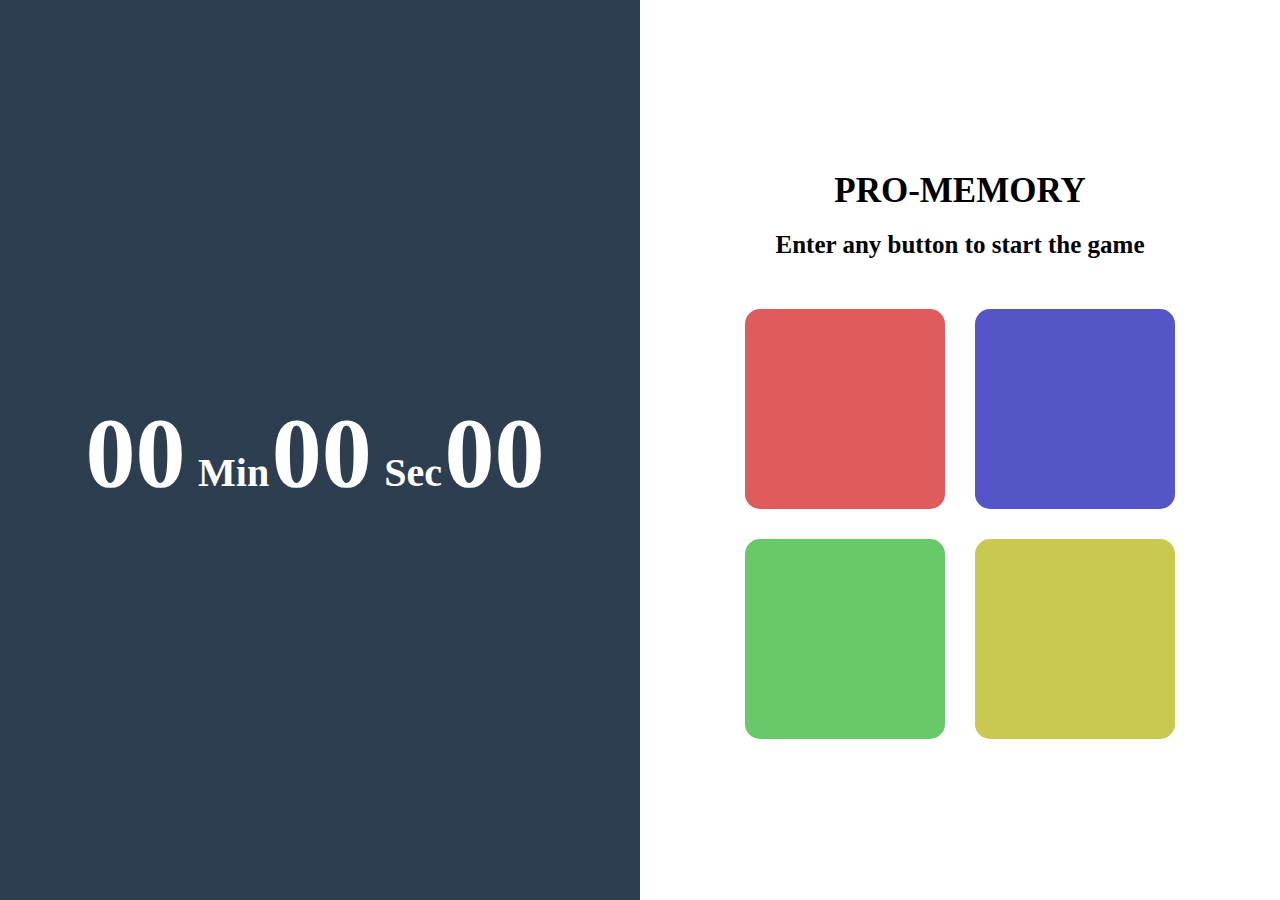
<file: index.html>
<!DOCTYPE html>
<html lang="en">

<head>
    <meta charset="UTF-8">
    <meta name="viewport" content="width=device-width, initial-scale=1.0">
    <title>PRO-MEMORY</title>
    <link rel="stylesheet" href="final.css">
</head>

<body>

    <div class="container">
        <div class="stop-watch">
            <div class="stop-watch2">
                <div id="time">
                    <span class="digit" id="min" ṣ>00</span>
                    <span class="txt">Min</span>
                    <span class="digit" id="sec">00</span>
                    <span class="txt">Sec</span>
                    <span class="digit" id="count">00</span>
                </div>
            </div>
        </div>
        <div class="game-container">
            <h1>PRO-MEMORY</h1>
            <h3>Enter any button to start the game</h3>
            <h4></h4>
            <div class="color">
                <div class="button red" id="red"></div>
                <div class="button blue" id="blue"></div>
                <div class="button green" id="green"></div>
                <div class="button yellow" id="yellow"></div>
            </div>
        </div>
    </div>

    <script src="final.js"></script>
</body>

</html>
</file>
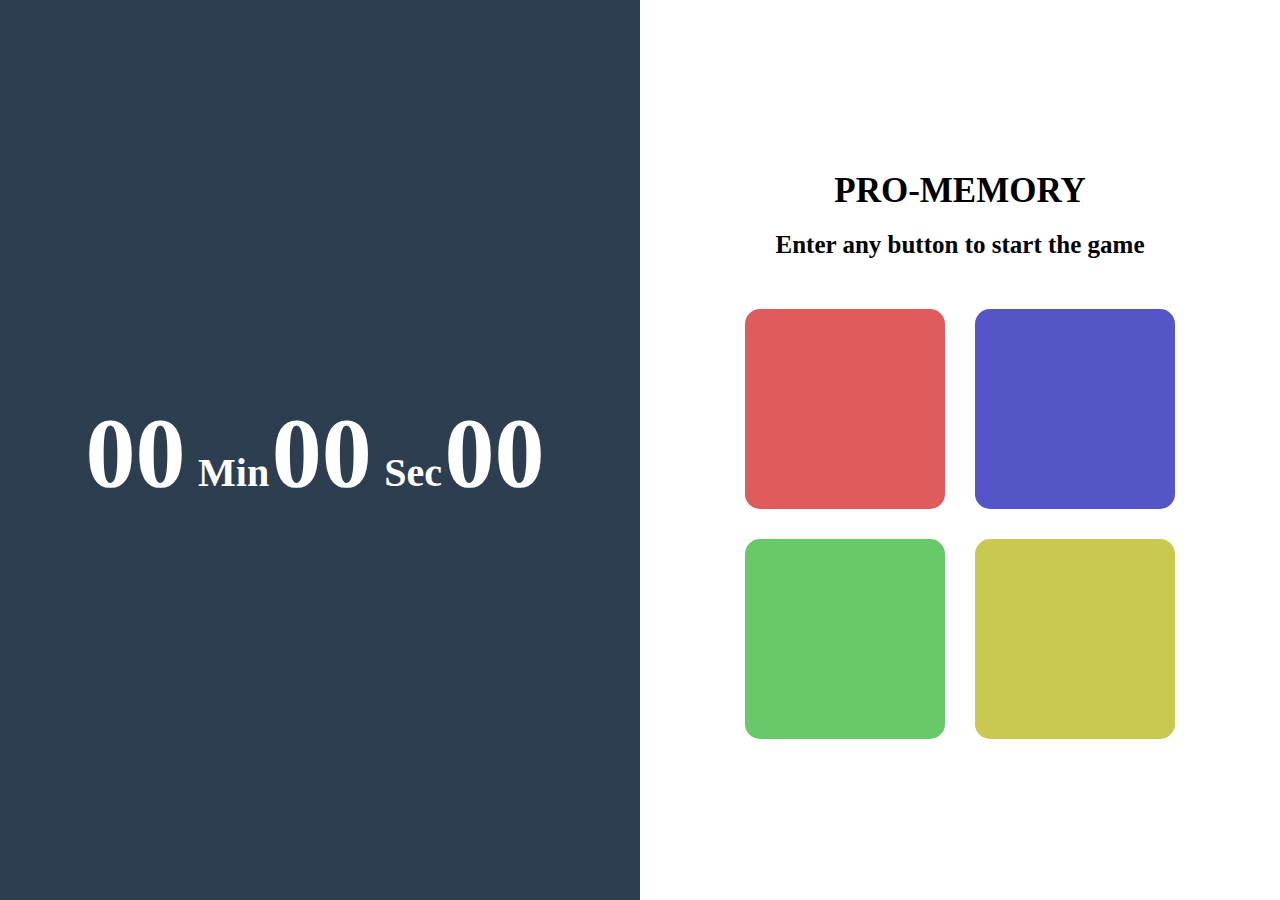
<file: final.html>
<!DOCTYPE html>
<html lang="en">

<head>
    <meta charset="UTF-8">
    <meta name="viewport" content="width=device-width, initial-scale=1.0">
    <title>PRO-MEMORY</title>
    <link rel="stylesheet" href="final.css">
</head>

<body>

    <div class="container">
        <div class="stop-watch">
            <div class="stop-watch2">
                <div id="time">
                    <span class="digit" id="min" ṣ>00</span>
                    <span class="txt">Min</span>
                    <span class="digit" id="sec">00</span>
                    <span class="txt">Sec</span>
                    <span class="digit" id="count">00</span>
                </div>
            </div>
        </div>
        <div class="game-container">
            <h1>PRO-MEMORY</h1>
            <h3>Enter any button to start the game</h3>
            <h4></h4>
            <div class="color">
                <div class="button red" id="red"></div>
                <div class="button blue" id="blue"></div>
                <div class="button green" id="green"></div>
                <div class="button yellow" id="yellow"></div>
            </div>
        </div>
    </div>

    <script src="final.js"></script>
</body>

</html>
</file>
<file: final.css>
* {
    margin: 0;
    padding: 0;
    box-sizing: border-box;
}

html {
    font-size: 10px;
}

.container {
    display: flex;

}

.stop-watch {
    /* background-color: #8c8e90; */
    background-color: #2c3e50;
    display: flex;
    justify-content: center;
    align-items: center;
    height: 100vh;
    width: 50vw;
}

.stop-watch2 {
    color: #d7dfe4;
}

.digit {
    font-size: 100px;
    font-weight: bold;
    color: white;
    display: inline-block;
    height: 110px;
    width: 110px;
}

.txt {
    font-size: 40px;
    font-weight: bold;
    color: white;
}


/* GAME CONTAINER ------------------------------- */


.game-container {
    padding-top: 2rem;
    height: 100vh;
    width: 50vw;
    display: flex;
    flex-direction: column;
    justify-content: center;
    align-items: center;
    gap: 2rem;
}

h1 {
    font-size: 3.5rem;
}

h3 {
    font-size: 2.5rem;
    text-align: center;
}

h4 {
    font-size: 2rem;
}

.color {
    height: 450px;
    width: 450px;
    display: grid;
    grid-template-columns: repeat(2, 1fr);
    grid-template-rows: repeat(2, 1fr);
    gap: 10px;
    place-items: center;
}

.button {
    height: 200px;
    width: 200px;
    background-color: rgb(80, 80, 224);
    cursor: pointer;
    border-radius: 1.5rem;
}

.red {
    background-color: rgb(224, 91, 91);
}

.blue {
    background-color: rgb(85, 85, 199);
}

.green {
    background-color: rgb(103, 201, 103);
}

.yellow {
    background-color: rgb(201, 201, 81);
}

@media (max-width:1000px) {
    .container {
        flex-direction: column;
    }

    .stop-watch {
        width: 100vw;
        height: 15vh;
    }

    .digit {
        font-size: 70px;
        height: 75px;
        width: 75px;
    }

    .txt {
        font-size: 35px;
    }

    .game-container {
        width: 100vw;
        height: 70vh;
    }

    h1 {
        font-size: 3.5rem;
    }

    h3 {
        font-size: 2.5rem;
    }

    .color {
        height: 380px;
        width: 380px;
    }

    .button {
        height: 180px;
        width: 180px;
    }
}

@media (max-width:600px) {
    .container {
        flex-direction: column;
    }

    .stop-watch {
        width: 100vw;
        height: 13vh;
    }

    .digit {
        font-size: 50px;
        height: 53px;
        width: 53px;
    }

    .txt {
        font-size: 30px;
    }

    .game-container {
        width: 100vw;
        height: 80vh;
        justify-content: start;
        padding-top: 6rem;
    }

    h1 {
        font-size: 3rem;
    }

    h3 {
        font-size: 2rem;
    }

    .color {
        height: 320px;
        width: 320px;
    }

    .button {
        height: 150px;
        width: 150px;
    }
}

.change-color {
    background-color: white;
}
</file>
